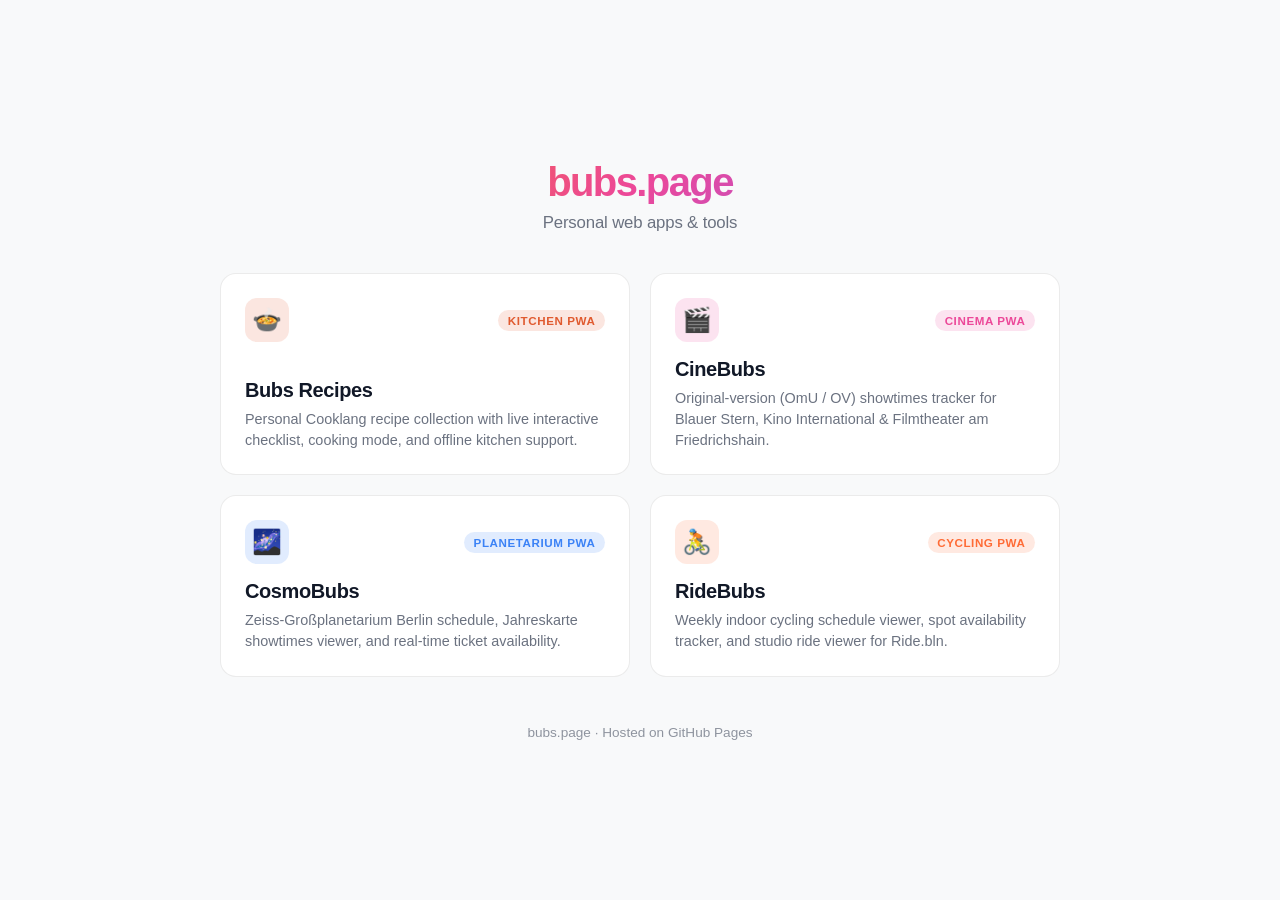
<file: index.html>
<!DOCTYPE html>
<html lang="en">
<head>
  <meta charset="UTF-8">
  <meta name="viewport" content="width=device-width, initial-scale=1.0">
  <title>bubs.page &middot; Personal Hub</title>
  <meta name="description" content="Personal collection of Progressive Web Apps and tools by Bubs.">
  <meta name="theme-color" content="#121316">
  <link rel="icon" href="data:image/svg+xml,<svg xmlns=%22http://www.w3.org/2000/svg%22 viewBox=%220 0 100 100%22><text y=%22.9em%22 font-size=%2290%22>✨</text></svg>">
  <style>
    :root {
      --bg: #0f1013;
      --card-bg: #18191f;
      --card-border: rgba(255, 255, 255, 0.08);
      --card-hover-border: rgba(255, 255, 255, 0.2);
      --text: #f3f4f6;
      --text-muted: #9ca3af;
      --font-family: -apple-system, BlinkMacSystemFont, "Segoe UI", Roboto, Helvetica, Arial, sans-serif;
    }

    @media (prefers-color-scheme: light) {
      :root {
        --bg: #f8f9fa;
        --card-bg: #ffffff;
        --card-border: rgba(0, 0, 0, 0.08);
        --card-hover-border: rgba(0, 0, 0, 0.2);
        --text: #111827;
        --text-muted: #6b7280;
      }
    }

    * {
      box-sizing: border-box;
      margin: 0;
      padding: 0;
    }

    body {
      background-color: var(--bg);
      color: var(--text);
      font-family: var(--font-family);
      min-height: 100vh;
      display: flex;
      flex-direction: column;
      align-items: center;
      justify-content: center;
      padding: 2.5rem 1.25rem;
      -webkit-font-smoothing: antialiased;
    }

    .container {
      width: 100%;
      max-width: 840px;
      margin: 0 auto;
    }

    header {
      text-align: center;
      margin-bottom: 2.5rem;
    }

    .brand-title {
      font-size: 2.5rem;
      font-weight: 800;
      letter-spacing: -0.04em;
      background: linear-gradient(135deg, #f97316 0%, #ec4899 50%, #8b5cf6 100%);
      -webkit-background-clip: text;
      -webkit-text-fill-color: transparent;
      margin-bottom: 0.5rem;
    }

    .brand-subtitle {
      font-size: 1.05rem;
      color: var(--text-muted);
      font-weight: 400;
      letter-spacing: -0.01em;
    }

    .grid {
      display: grid;
      grid-template-columns: repeat(auto-fit, minmax(280px, 1fr));
      gap: 1.25rem;
      margin-bottom: 3rem;
    }

    .card {
      background-color: var(--card-bg);
      border: 1px solid var(--card-border);
      border-radius: 16px;
      padding: 1.5rem;
      text-decoration: none;
      color: inherit;
      display: flex;
      flex-direction: column;
      justify-content: space-between;
      transition: all 0.2s cubic-bezier(0.16, 1, 0.3, 1);
      position: relative;
      overflow: hidden;
    }

    .card:hover {
      transform: translateY(-3px);
      border-color: var(--card-hover-border);
      box-shadow: 0 12px 28px -8px rgba(0, 0, 0, 0.25);
    }

    .card-top {
      display: flex;
      align-items: center;
      justify-content: space-between;
      margin-bottom: 1rem;
    }

    .icon-wrapper {
      width: 44px;
      height: 44px;
      border-radius: 12px;
      display: flex;
      align-items: center;
      justify-content: center;
      font-size: 1.5rem;
    }

    .badge {
      font-size: 0.725rem;
      font-weight: 600;
      text-transform: uppercase;
      letter-spacing: 0.05em;
      padding: 0.25rem 0.6rem;
      border-radius: 20px;
    }

    .card-content h2 {
      font-size: 1.25rem;
      font-weight: 700;
      letter-spacing: -0.02em;
      margin-bottom: 0.4rem;
      display: flex;
      align-items: center;
      gap: 0.4rem;
    }

    .card-content p {
      font-size: 0.9rem;
      line-height: 1.45;
      color: var(--text-muted);
    }

    .arrow {
      opacity: 0;
      transform: translateX(-4px);
      transition: all 0.2s ease;
      font-size: 1rem;
    }

    .card:hover .arrow {
      opacity: 1;
      transform: translateX(0);
    }

    /* App specific accent badges */
    .recipes .icon-wrapper { background: rgba(224, 90, 47, 0.15); }
    .recipes .badge { background: rgba(224, 90, 47, 0.15); color: #e05a2f; }

    .cine .icon-wrapper { background: rgba(236, 72, 153, 0.15); }
    .cine .badge { background: rgba(236, 72, 153, 0.15); color: #ec4899; }

    .cosmo .icon-wrapper { background: rgba(59, 130, 246, 0.15); }
    .cosmo .badge { background: rgba(59, 130, 246, 0.15); color: #3b82f6; }

    .ride .icon-wrapper { background: rgba(255, 107, 53, 0.15); }
    .ride .badge { background: rgba(255, 107, 53, 0.15); color: #ff6b35; }

    footer {
      text-align: center;
      font-size: 0.85rem;
      color: var(--text-muted);
      opacity: 0.75;
    }

    footer a {
      color: inherit;
      text-decoration: underline;
      text-underline-offset: 3px;
    }
  </style>
</head>
<body>
  <div class="container">
    <header>
      <h1 class="brand-title">bubs.page</h1>
      <p class="brand-subtitle">Personal web apps &amp; tools</p>
    </header>

    <div class="grid">
      <!-- Recipes -->
      <a href="https://recipes.bubs.page" class="card recipes">
        <div class="card-top">
          <div class="icon-wrapper">🍲</div>
          <span class="badge">Kitchen PWA</span>
        </div>
        <div class="card-content">
          <h2>Bubs Recipes <span class="arrow">&rarr;</span></h2>
          <p>Personal Cooklang recipe collection with live interactive checklist, cooking mode, and offline kitchen support.</p>
        </div>
      </a>

      <!-- CineBubs -->
      <a href="https://cine.bubs.page" class="card cine">
        <div class="card-top">
          <div class="icon-wrapper">🎬</div>
          <span class="badge">Cinema PWA</span>
        </div>
        <div class="card-content">
          <h2>CineBubs <span class="arrow">&rarr;</span></h2>
          <p>Original-version (OmU / OV) showtimes tracker for Blauer Stern, Kino International &amp; Filmtheater am Friedrichshain.</p>
        </div>
      </a>

      <!-- CosmoBubs -->
      <a href="https://cosmo.bubs.page" class="card cosmo">
        <div class="card-top">
          <div class="icon-wrapper">🌌</div>
          <span class="badge">Planetarium PWA</span>
        </div>
        <div class="card-content">
          <h2>CosmoBubs <span class="arrow">&rarr;</span></h2>
          <p>Zeiss-Großplanetarium Berlin schedule, Jahreskarte showtimes viewer, and real-time ticket availability.</p>
        </div>
      </a>

      <!-- RideBubs -->
      <a href="https://ride.bubs.page" class="card ride">
        <div class="card-top">
          <div class="icon-wrapper">🚴</div>
          <span class="badge">Cycling PWA</span>
        </div>
        <div class="card-content">
          <h2>RideBubs <span class="arrow">&rarr;</span></h2>
          <p>Weekly indoor cycling schedule viewer, spot availability tracker, and studio ride viewer for Ride.bln.</p>
        </div>
      </a>
    </div>

    <footer>
      <p>bubs.page &middot; Hosted on GitHub Pages</p>
    </footer>
  </div>
</body>
</html>
</file>
